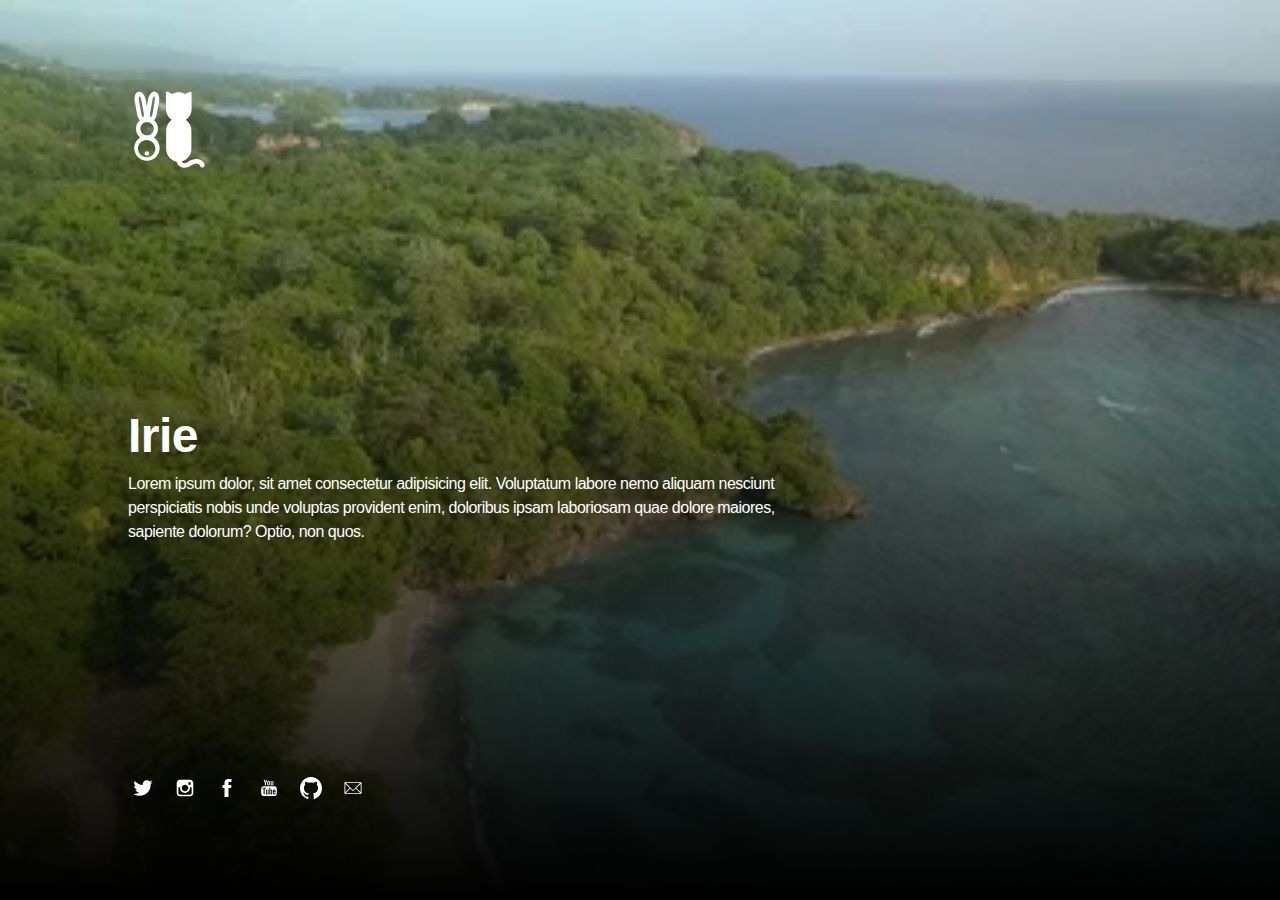
<file: index.html>
<!DOCTYPE html>
<html lang="de">
  <head>
    <meta charset="UTF-8" />
    <meta http-equiv="X-UA-Compatible" content="IE=edge" />

    <!-- SEO -->
    <title>JamaiSca individuellSSSS</title>
    <meta name="description" content="" />
    <meta name="robots" content="index, follow" />

    <!-- Social & Open Graph -->
    <meta property="og:title" content="" />
    <meta property="og:description" content="" />
    <meta property="og:image" content="" />
    <meta property="og:url" content="" />
    <meta name="twitter:title" content="" />
    <meta name="twitter:description" content="" />
    <meta name="twitter:image" content="" />
    <meta name="twitter:card" content="summary_large_image" />
    <meta name="twitter:site" content="" />
    <meta name="twitter:creator" content="" />

    <!-- Favicon -->
    <link rel="icon" type="image/svg+xml" href="favicon.svg" />

    <!-- Styles -->
    <link
      rel="stylesheet"
      href="assets/css/style.css"
      type="text/css"
      media="screen"
    />
    <meta
      name="viewport"
      content="width=device-width,initial-scale=1"
    />
  </head>

  <body id="fullsingle" class="page-template-page-fullsingle-me">
    <div class="fs-me">
      <!-- Content Container -->
      <div class="me-content">
        <div class="logo">
          <img
            src="images/hur_logo_white.svg"
            alt="Logo"
            width="80"
            height="80"
          />
        </div>

        <!-- Sag was über Dich -->
        <div class="bio">
          <h1>Irie</h1>
          <What means Rastafarie>
            Lorem ipsum dolor, sit amet consectetur adipisicing elit.
            Voluptatum labore nemo aliquam nesciunt perspiciatis nobis
            unde voluptas provident enim, doloribus ipsam laboriosam
            quae dolore maiores, sapiente dolorum? Optio, non quos.
          </p>
        </div>

        <div class="network">
          <ul>
            <!-- Twitter icon reference  -->
            <li>
              <a
                class="icon-twitter"
                href="#"
              >
                <svg class="svg-icon" viewBox="0 0 20 20">
                  <path
                    fill="none"
                    d="M18.258,3.266c-0.693,0.405-1.46,0.698-2.277,0.857c-0.653-0.686-1.586-1.115-2.618-1.115c-1.98,0-3.586,1.581-3.586,3.53c0,0.276,0.031,0.545,0.092,0.805C6.888,7.195,4.245,5.79,2.476,3.654C2.167,4.176,1.99,4.781,1.99,5.429c0,1.224,0.633,2.305,1.596,2.938C2.999,8.349,2.445,8.19,1.961,7.925C1.96,7.94,1.96,7.954,1.96,7.97c0,1.71,1.237,3.138,2.877,3.462c-0.301,0.08-0.617,0.123-0.945,0.123c-0.23,0-0.456-0.021-0.674-0.062c0.456,1.402,1.781,2.422,3.35,2.451c-1.228,0.947-2.773,1.512-4.454,1.512c-0.291,0-0.575-0.016-0.855-0.049c1.588,1,3.473,1.586,5.498,1.586c6.598,0,10.205-5.379,10.205-10.045c0-0.153-0.003-0.305-0.01-0.456c0.7-0.499,1.308-1.12,1.789-1.827c-0.644,0.28-1.334,0.469-2.06,0.555C17.422,4.782,17.99,4.091,18.258,3.266"
                  ></path>
                </svg>
              </a>
                        </li>
            <!-- Instagram icon reference  -->
            <li>
              <a class="icon-instagram" href="#" target="_blank">
                <svg class="svg-icon" viewBox="0 0 20 20">
                  <path
                    fill="none"
                    d="M14.52,2.469H5.482c-1.664,0-3.013,1.349-3.013,3.013v9.038c0,1.662,1.349,3.012,3.013,3.012h9.038c1.662,0,3.012-1.35,3.012-3.012V5.482C17.531,3.818,16.182,2.469,14.52,2.469 M13.012,4.729h2.26v2.259h-2.26V4.729z M10,6.988c1.664,0,3.012,1.349,3.012,3.012c0,1.664-1.348,3.013-3.012,3.013c-1.664,0-3.012-1.349-3.012-3.013C6.988,8.336,8.336,6.988,10,6.988 M16.025,14.52c0,0.831-0.676,1.506-1.506,1.506H5.482c-0.831,0-1.507-0.675-1.507-1.506V9.247h1.583C5.516,9.494,5.482,9.743,5.482,10c0,2.497,2.023,4.52,4.518,4.52c2.494,0,4.52-2.022,4.52-4.52c0-0.257-0.035-0.506-0.076-0.753h1.582V14.52z"
                  ></path>
                </svg>
              </a>
            </li>
            <!-- Facebook icon reference  -->
            <li>
              <a class="icon-facebook" href="#">
                <svg class="svg-icon" viewBox="0 0 20 20">
                  <path
                    fill="none"
                    d="M11.344,5.71c0-0.73,0.074-1.122,1.199-1.122h1.502V1.871h-2.404c-2.886,0-3.903,1.36-3.903,3.646v1.765h-1.8V10h1.8v8.128h3.601V10h2.403l0.32-2.718h-2.724L11.344,5.71z"
                  ></path>
                </svg>
              </a>
            </li>

            <!-- YouTube icon reference  -->
            <li>
              <a class="icon-youtube" href="#">
                <svg class="svg-icon" viewBox="0 0 20 20">
                  <path
                    fill="none"
                    d="M9.426,7.625h0.271c0.596,0,1.079-0.48,1.079-1.073V4.808c0-0.593-0.483-1.073-1.079-1.073H9.426c-0.597,0-1.079,0.48-1.079,1.073v1.745C8.347,7.145,8.83,7.625,9.426,7.625 M9.156,4.741c0-0.222,0.182-0.402,0.404-0.402c0.225,0,0.405,0.18,0.405,0.402V6.62c0,0.222-0.181,0.402-0.405,0.402c-0.223,0-0.404-0.181-0.404-0.402V4.741z M12.126,7.625c0.539,0,1.013-0.47,1.013-0.47v0.403h0.81V3.735h-0.81v2.952c0,0-0.271,0.335-0.54,0.335c-0.271,0-0.271-0.202-0.271-0.202V3.735h-0.81v3.354C11.519,7.089,11.586,7.625,12.126,7.625 M6.254,7.559H7.2v-2.08l1.079-2.952H7.401L6.727,4.473L6.052,2.527H5.107l1.146,2.952V7.559z M11.586,12.003c-0.175,0-0.312,0.104-0.405,0.204v2.706c0.086,0.091,0.213,0.18,0.405,0.18c0.405,0,0.405-0.451,0.405-0.451v-2.188C11.991,12.453,11.924,12.003,11.586,12.003 M14.961,8.463c0,0-2.477-0.129-4.961-0.129c-2.475,0-4.96,0.129-4.96,0.129c-1.119,0-2.025,0.864-2.025,1.93c0,0-0.203,1.252-0.203,2.511c0,1.252,0.203,2.51,0.203,2.51c0,1.066,0.906,1.931,2.025,1.931c0,0,2.438,0.129,4.96,0.129c2.437,0,4.961-0.129,4.961-0.129c1.117,0,2.024-0.864,2.024-1.931c0,0,0.202-1.268,0.202-2.51c0-1.268-0.202-2.511-0.202-2.511C16.985,9.328,16.078,8.463,14.961,8.463 M7.065,10.651H6.052v5.085H5.107v-5.085H4.095V9.814h2.97V10.651z M9.628,15.736h-0.81v-0.386c0,0-0.472,0.45-1.012,0.45c-0.54,0-0.606-0.515-0.606-0.515v-3.991h0.809v3.733c0,0,0,0.193,0.271,0.193c0.27,0,0.54-0.322,0.54-0.322v-3.604h0.81V15.736z M12.801,14.771c0,0,0,1.03-0.742,1.03c-0.455,0-0.73-0.241-0.878-0.429v0.364h-0.876V9.814h0.876v1.92c0.135-0.142,0.464-0.439,0.878-0.439c0.54,0,0.742,0.45,0.742,1.03V14.771z M15.973,12.39v1.287h-1.688v0.965c0,0,0,0.451,0.405,0.451s0.405-0.451,0.405-0.451v-0.45h0.877v0.708c0,0-0.136,0.901-1.215,0.901c-1.08,0-1.282-0.901-1.282-0.901v-2.51c0,0,0-1.095,1.282-1.095S15.973,12.39,15.973,12.39 M14.69,12.003c-0.405,0-0.405,0.45-0.405,0.45v0.579h0.811v-0.579C15.096,12.453,15.096,12.003,14.69,12.003"
                  ></path>
                </svg>
              </a>
            </li>

            <!-- GitHub icon reference  -->
            <li>
              <a class="icon-github" href="https://github.com/rosemarie368">
                <svg class="svg-icon" viewBox="0 0 20 20">
                  <g
                    transform="matrix(0.613892,0,0,0.629428,9.99906,20.0808)"
                  >
                    <path
                      d="M0,-31.904C-8.995,-31.904 -16.288,-24.611 -16.288,-15.614C-16.288,-8.417 -11.621,-2.312 -5.148,-0.157C-4.333,-0.008 -4.036,-0.511 -4.036,-0.943C-4.036,-1.329 -4.05,-2.354 -4.058,-3.713C-8.589,-2.729 -9.545,-5.897 -9.545,-5.897C-10.286,-7.779 -11.354,-8.28 -11.354,-8.28C-12.833,-9.29 -11.242,-9.27 -11.242,-9.27C-9.607,-9.155 -8.747,-7.591 -8.747,-7.591C-7.294,-5.102 -4.934,-5.821 -4.006,-6.238C-3.858,-7.29 -3.438,-8.008 -2.972,-8.415C-6.589,-8.826 -10.392,-10.224 -10.392,-16.466C-10.392,-18.244 -9.757,-19.698 -8.715,-20.837C-8.883,-21.249 -9.442,-22.905 -8.556,-25.148C-8.556,-25.148 -7.188,-25.586 -4.076,-23.478C-2.777,-23.84 -1.383,-24.02 0.002,-24.026C1.385,-24.02 2.779,-23.84 4.08,-23.478C7.19,-25.586 8.555,-25.148 8.555,-25.148C9.444,-22.905 8.885,-21.249 8.717,-20.837C9.761,-19.698 10.392,-18.244 10.392,-16.466C10.392,-10.208 6.583,-8.831 2.954,-8.428C3.539,-7.925 4.06,-6.931 4.06,-5.411C4.06,-3.234 4.04,-1.477 4.04,-0.943C4.04,-0.507 4.333,0 5.16,-0.159C11.628,-2.318 16.291,-8.419 16.291,-15.614C16.291,-24.611 8.997,-31.904 0,-31.904"
                      fill="none"
                    />
                  </g>
                </svg>
              </a>
            </li>

            <!-- email icon reference one -->
            <li>
              <a class="icon-email" href="">
                <svg class="svg-icon" viewBox="0 0 20 20">
                  <path
                    d="M17.388,4.751H2.613c-0.213,0-0.389,0.175-0.389,0.389v9.72c0,0.216,0.175,0.389,0.389,0.389h14.775c0.214,0,0.389-0.173,0.389-0.389v-9.72C17.776,4.926,17.602,4.751,17.388,4.751 M16.448,5.53L10,11.984L3.552,5.53H16.448zM3.002,6.081l3.921,3.925l-3.921,3.925V6.081z M3.56,14.471l3.914-3.916l2.253,2.253c0.153,0.153,0.395,0.153,0.548,0l2.253-2.253l3.913,3.916H3.56z M16.999,13.931l-3.921-3.925l3.921-3.925V13.931z"
                  ></path>
                </svg>
              </a>
            </li>
          </ul>
        </div>
      </div>
    </div>
  </body>
</html>
</file>
<file: assets/css/style.css>
/* -- Variables -- */
:root {
  --primary-color: #fff;
  --secondary-color: #000;
  --gradient-top-color: rgba(209, 60, 60, 1);
  --gradient-bottom-color: rgba(253, 144, 45, 1);
  --font: -apple-system, BlinkMacSystemFont, 'Segoe UI', Roboto,
    Oxygen-Sans, Ubuntu, Cantarell, 'Helvetica Neue', sans-serif;
}

/* -- CSS Reset -- */
* {
  text-rendering: optimizeLegibility;
  margin: 0;
  -webkit-box-sizing: border-box;
  box-sizing: border-box;
}

html,
body,
div,
h1,
a,
img,
ul,
li,
p {
  margin: 0;
  padding: 0;
  border: 0;
  font-size: 100%;
  font: inherit;
  vertical-align: baseline;
  font-family: var(--font);
}

body {
  min-height: 100vh;
  scroll-behavior: smooth;
  text-rendering: optimizeSpeed;
  line-height: 1.5;
  border-style: none;
}

ul {
  list-style: none;
}

body,
a,
a:hover {
  color: #000000;
}

a,
a:hover {
  text-decoration: none;
  border: none;
  border-style: none;
  -webkit-box-shadow: none;
  box-shadow: none;
}

img {
  max-width: 100%;
  display: block;
}

/* -- Content -- */

@-webkit-keyframes fadein {
  from {
    opacity: 0;
  }
  to {
    opacity: 1;
  }
}

@keyframes fadein {
  from {
    opacity: 0;
  }
  to {
    opacity: 1;
  }
}

body.page-template-page-fullsingle-me {
  height: 100vh;
  font-weight: 400;
  font-size: 1rem;
  letter-spacing: -0.5px;
  color: var(--primary-color);
  background: linear-gradient(
    0deg,
    var(--gradient-top-color) 0%,
    var(--gradient-bottom-color) 100%
  );

  background-image: linear-gradient(
      180deg,
      rgba(0, 0, 0, 0) 0%,
      rgba(0, 0, 0, 1) 100%
    ),
    url('../../images/eastcoast.webp');

  background-position: center center;
  background-size: cover;
  margin: 0px;
}

body.page-template-page-fullsingle-me h1 {
  font-weight: 600;
  font-size: 3rem;
}

.fs-me {
  padding: 10vh 10vw;
  overflow: hidden;
  position: absolute;
  z-index: 1000;
}
@media (max-width: 500px) {
  .fs-me {
    padding: 5vh 5vw;
    text-align: center;
  }
}
.fs-me .me-content {
  height: 80vh;
  display: -webkit-box;
  display: -ms-flexbox;
  display: flex;
  -webkit-box-orient: vertical;
  -webkit-box-direction: normal;
  -ms-flex-direction: column;
  flex-direction: column;
}
@media (max-width: 500px) {
  .fs-me .me-content {
    height: 90vh;
  }
}

.logo {
  -webkit-box-flex: 1;
  -ms-flex: 1 1 auto;
  flex: 1 1 auto;
  display: -webkit-box;
  display: -ms-flexbox;
  display: flex;
  -webkit-box-orient: vertical;
  -webkit-box-direction: normal;
  -ms-flex-direction: column;
  flex-direction: column;
  -ms-flex-item-align: left;
  align-self: left;
  -webkit-animation: fadein 2s;
  animation: fadein 2s;
}

@media (max-width: 500px) {
  .logo {
    -ms-flex-item-align: center;
    -ms-grid-row-align: center;
    align-self: center;
  }
}

.logo img {
  max-width: 165px;
  height: auto;
}

.bio {
  -webkit-box-flex: 1;
  -ms-flex: 1 1 auto;
  flex: 1 1 auto;
  display: -webkit-box;
  display: -ms-flexbox;
  display: flex;
  -webkit-box-orient: vertical;
  -webkit-box-direction: normal;
  -ms-flex-direction: column;
  flex-direction: column;
  -webkit-box-pack: center;
  -ms-flex-pack: center;
  justify-content: center;
  -webkit-animation: fadein 4s;
  animation: fadein 4s;
  max-width: 66%;
}

@media (max-width: 800px) {
  .bio {
    max-width: none;
  }
}

.network {
  -webkit-box-flex: 1;
  -ms-flex: 1 1 auto;
  flex: 1 1 auto;
  display: -webkit-box;
  display: -ms-flexbox;
  display: flex;
  -webkit-box-orient: vertical;
  -webkit-box-direction: normal;
  -ms-flex-direction: column;
  flex-direction: column;
  -webkit-animation: fadein 6s;
  animation: fadein 6s;
  margin-top: auto;
}

.network ul {
  -webkit-animation: fadein 6s;
  animation: fadein 6s;
  margin-top: auto;
}

.network ul li {
  display: inline-block;
  margin-right: 8px;
}

.network ul li a {
  display: inline-block;
  width: 30px;
  height: 30px;
  cursor: pointer;
}

.network ul li a .svg-icon {
  padding: 4px;
  width: 22px;
  height: 22px;
  margin: 0;
  display: block;
  -webkit-box-sizing: content-box;
  box-sizing: content-box;
}

.network ul li a .svg-icon path {
  fill: var(--primary-color);
  -webkit-transition: 1s;
  transition: 1s;
}

.network ul li a:hover .svg-icon path {
  fill: var(--secondary-color);
  -webkit-transition: 0.1s;
  transition: 0.1s;
}
</file>
